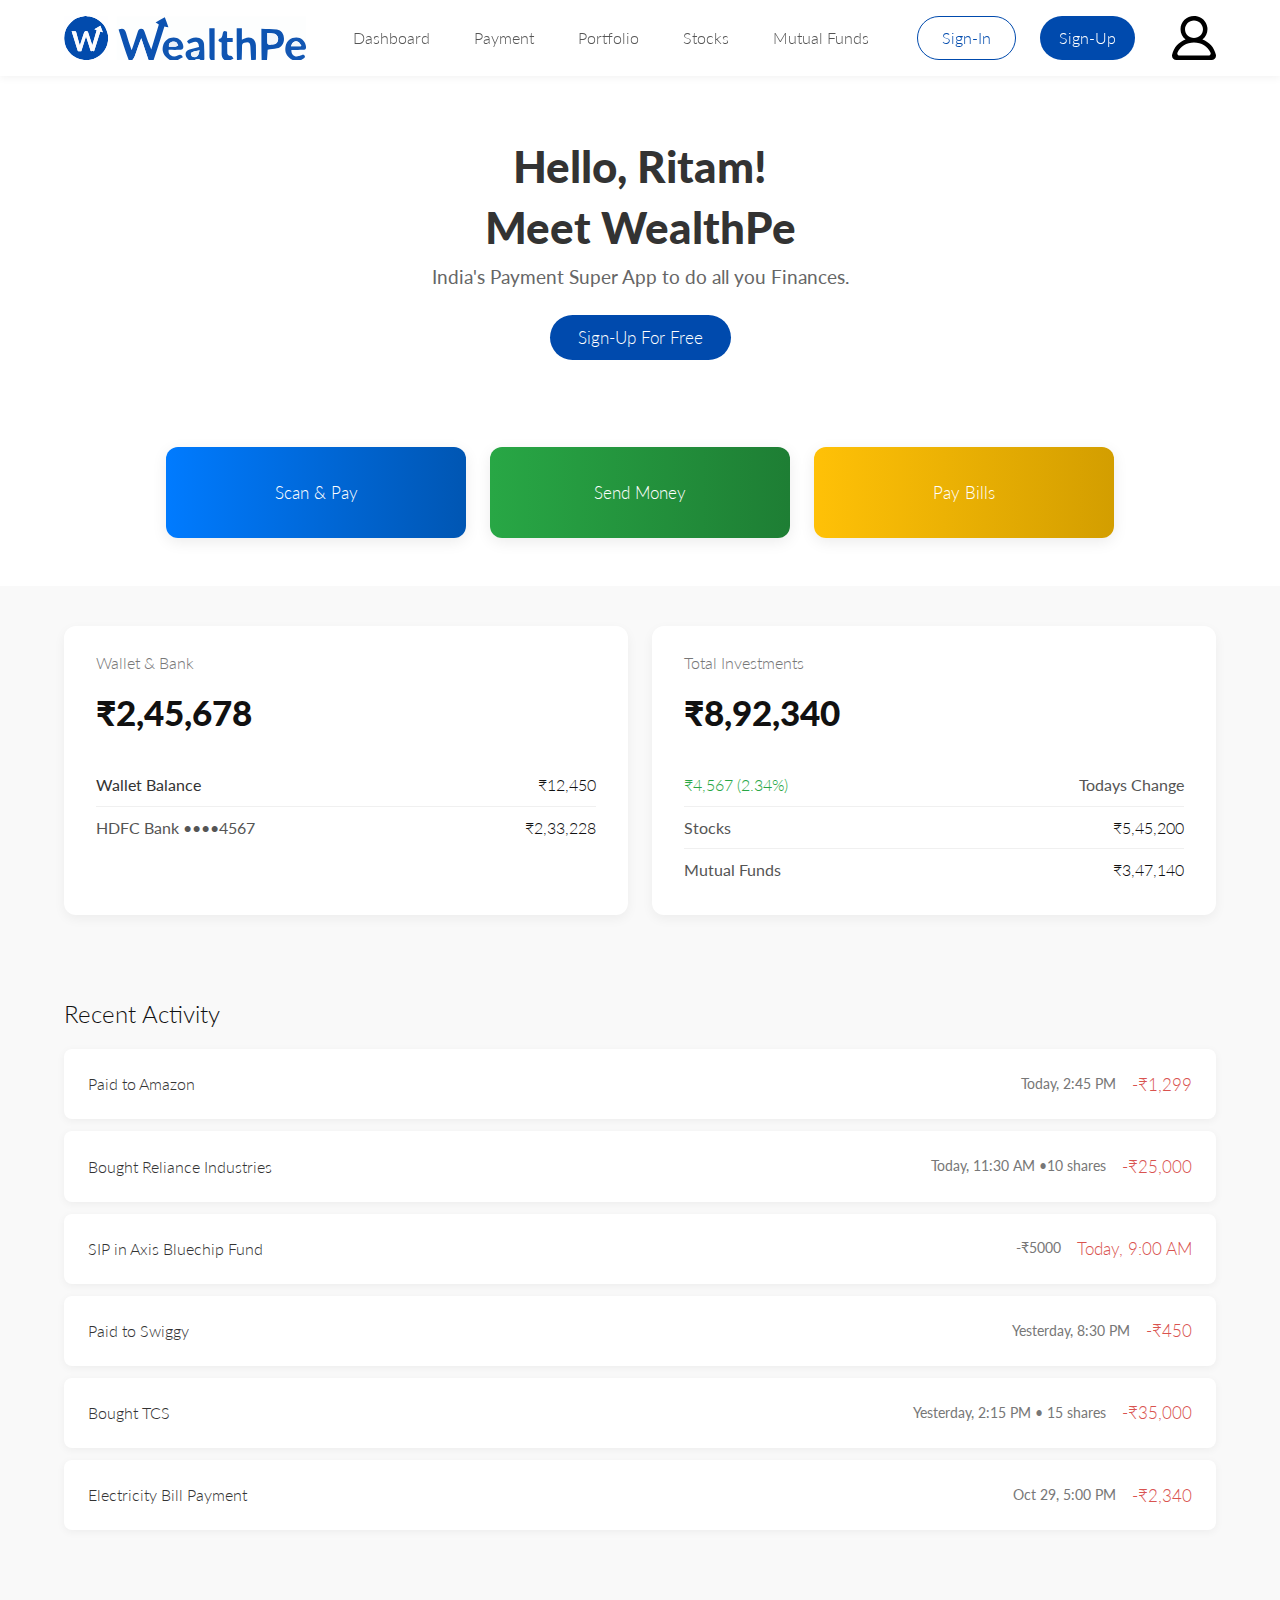
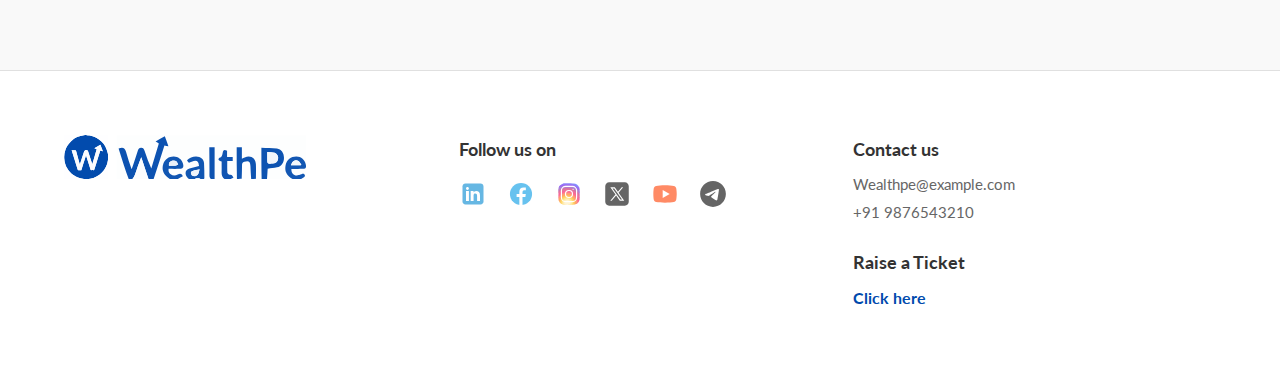
<file: index.html>
<!DOCTYPE html>
<html lang="en">
<head>
    <meta charset="UTF-8">
    <meta name="viewport" content="width=device-width, initial-scale=1.0">
    <title>Document</title>
    <link rel="preconnect" href="https://fonts.googleapis.com">
    <link rel="preconnect" href="https://fonts.gstatic.com" crossorigin>
    <link href="https://fonts.googleapis.com/css2?family=Bitcount+Single+Ink:wght@100..900&family=Lato:ital,wght@0,100;0,300;0,400;0,700;0,900;1,100;1,300;1,400;1,700;1,900&display=swap" rel="stylesheet">
    <link rel="stylesheet" href="./style/index.css">
</head>
<body>
    <header>
        <div class="navbar">
            <div class="logo">
                <a href="index.html" class="logos">
                <img style="height: 44px; width: auto;" src="media/images/WealthPe_logo_icon.svg" alt="">
                <img style="height: 44px; width: auto;" src="media/images/WealthPe_logo_name.svg" alt=""></a>
            </div>

            <div class="pages">
                <a class="nav-items" href="dashboard.html">Dashboard</a>
                <a class="nav-items" href="payment.html">Payment</a>
                <a class="nav-items" href="portfolio.html">Portfolio</a>
                <a class="nav-items" href="stocks.html">Stocks</a>
                <a class="nav-items" href="mutual funds.html">Mutual Funds</a>
            </div>

            <div class="pages">
                <a href="signin.html" class="sign-in">Sign-In</a>
                <a href="signup.html" class="sign-up">Sign-Up</a>
            </div>

            <div class="pages">
                <a href="profile.html" class="profile"><img  style="height: 44px; width: auto;" class="proicon" src="media/images/profile_icon.svg" alt="proicon"></a>
            </div>
        </div>
    </header>

    <!-- Hero Section  -->

    <section class="hero">
        <h1>Hello, Ritam!</h1>
        <h1>Meet WealthPe</h1>
        <p>India's Payment Super App to do all you Finances.</p>
        <a href="signup.html" class="sign-up">Sign-Up For Free</a>
    </section>
    
    <!-- Payment Buttons -->
    <Section class="payment_btn">
        <a href="#" class="scan_pay_btn">
            <div class="">Scan & Pay</div>
        </a>
        <a href="#" class="send_money_btn">
            <div class="">Send Money</div>
        </a>
        <a href="#" class="pay_bills_btn">
            <div class="">Pay Bills</div>
        </a>
    </Section>


    <!-- Stats section -->
    <section class="your_stats">
        <div class="wallet_bank">
            <h4>Wallet & Bank</h4>
            <h3>₹2,45,678</h3>
            <div class="wallet_balance">
                <p>Wallet Balance</p>
                <p>₹12,450</p>
            </div>
            <div class="bank">
                <p>HDFC Bank ••••4567</p>
                <p>₹2,33,228</p>
            </div>
        </div>
        <div class="total_investments">
            <h4>Total Investments</h4>
            <h3>₹8,92,340</h3>
            <div class="todays_change">
                <p>₹4,567 (2.34%)</p>
                <p>Todays Change</p>
            </div>
            <div class="stocks">
                <p>Stocks</p>
                <p>₹5,45,200</p>
            </div>
            <div class="mut_fun">
                <p>Mutual Funds</p>
                <p>₹3,47,140</p>
            </div>
        </div>
    </section>


<!-- Recent Activity section -->
    <section class="recent_activity">
        <p>Recent Activity</p>
        <div class="activity">
            <p>Paid to Amazon</p>
            <p>Today, 2:45 PM</p>
            <p>-₹1,299</p>
        </div>
        <div class="activity">
            <p>Bought Reliance Industries</p>
            <p>Today, 11:30 AM •10 shares</p>
            <p>-₹25,000</p>
        </div>
        <div class="activity">
            <p>SIP in Axis Bluechip Fund</p>
            <p>-₹5000</p>
            <p>Today, 9:00 AM</p>
        </div>
        <div class="activity">
            <p>Paid to Swiggy</p>
            <p>Yesterday, 8:30 PM</p>
            <p>-₹450</p>
        </div>
        <div class="activity">
            <p>Bought TCS</p>
            <p>Yesterday, 2:15 PM • 15 shares</p>
            <p>-₹35,000</p>
        </div>
        <div class="activity">
            <p>Electricity Bill Payment</p>
            <p>Oct 29, 5:00 PM</p>
            <p>-₹2,340</p>
        </div>

    </section>

    <div class="footer">
        <div class="logo">
                <a href="index.html" class="logos">
                <img style="height: 44px; width: auto;" src="media/images/WealthPe_logo_icon.svg" alt="">
                <img style="height: 44px; width: auto;" src="media/images/WealthPe_logo_name.svg" alt=""></a>
        </div>
        <div class="social">
            <h5>Follow us on</h5>
            <img src="media/images/icons8-linkedin.svg" alt="" class="social_icons">
            <img src="media/images/icons8-facebook.svg" alt="" class="social_icons">
            <img src="media/images/icons8-instagram.svg" alt="" class="social_icons">
            <img src="media/images/icons8-twitter.svg" alt="" class="social_icons">
            <img src="media/images/icons8-youtube.svg" alt="" class="social_icons">
            <img src="media/images/icons8-telegram.svg" alt="" class="social_icons">
        </div>
        <div class="contact">
            <h5>Contact us</h5>
            <p>Wealthpe@example.com</p>
            <p>+91 9876543210</p>
            <h5>Raise a Ticket</h5>
            <a href="#" class="tick">Click here</a>
        </div>
    </div>



</body>
</html>
</file>
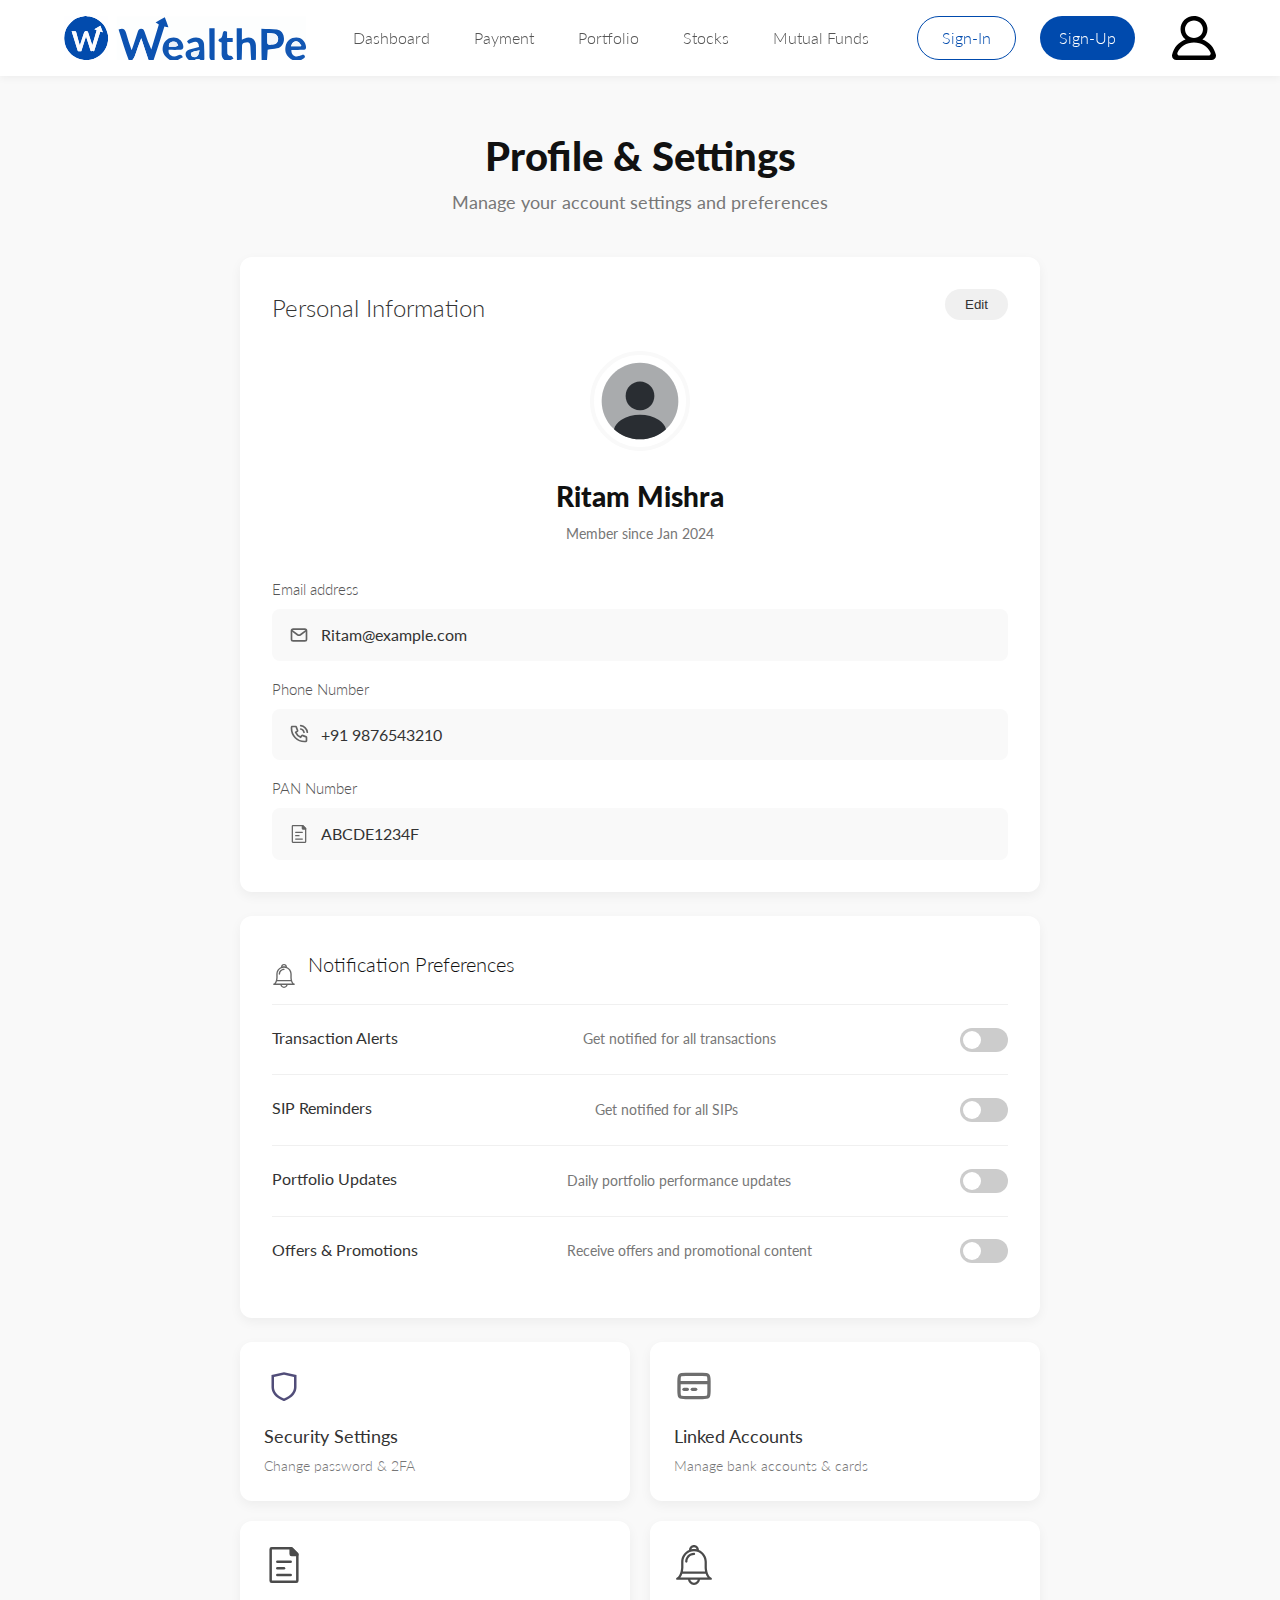
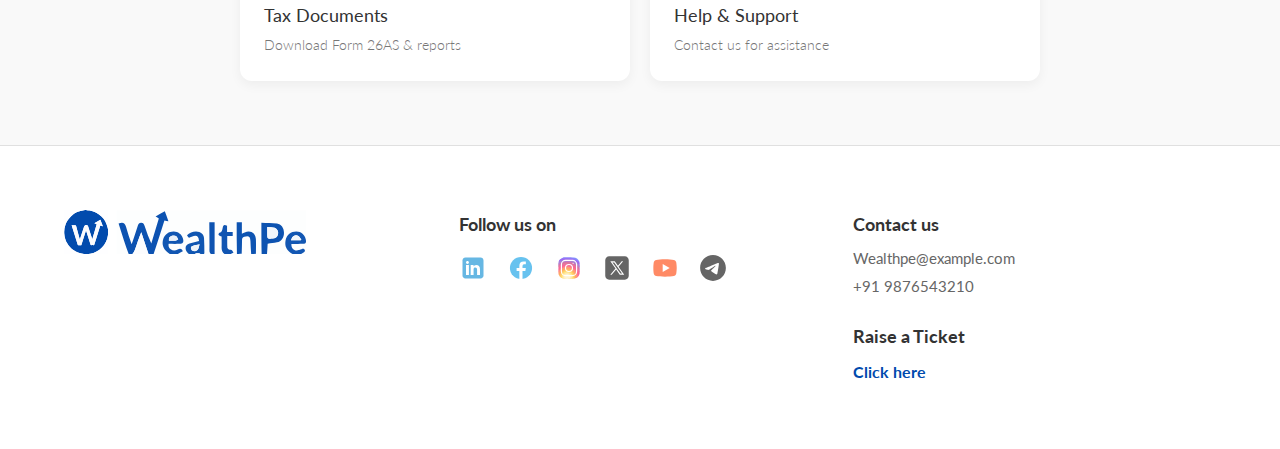
<file: profile.html>
<!DOCTYPE html>
<html lang="en">
<head>
    <meta charset="UTF-8">
    <meta name="viewport" content="width=device-width, initial-scale=1.0">
    <title>Document</title>
    <link rel="preconnect" href="https://fonts.googleapis.com">
    <link rel="preconnect" href="https://fonts.gstatic.com" crossorigin>
    <link href="https://fonts.googleapis.com/css2?family=Bitcount+Single+Ink:wght@100..900&family=Lato:ital,wght@0,100;0,300;0,400;0,700;0,900;1,100;1,300;1,400;1,700;1,900&display=swap" rel="stylesheet">
    <link rel="stylesheet" href="style/profile.css">
</head>
<body>
    <header>
        <div class="navbar">
            <div class="logo">
                <a href="index.html" class="logos">
                <img style="height: 44px; width: auto;" src="media/images/WealthPe_logo_icon.svg" alt="">
                <img style="height: 44px; width: auto;" src="media/images/WealthPe_logo_name.svg" alt=""></a>
            </div>

            <div class="pages">
                <a class="nav-items" href="dashboard.html">Dashboard</a>
                <a class="nav-items" href="payment.html">Payment</a>
                <a class="nav-items" href="portfolio.html">Portfolio</a>
                <a class="nav-items" href="stocks.html">Stocks</a>
                <a class="nav-items" href="mutual funds.html">Mutual Funds</a>
            </div>

            <div class="pages">
                <a href="#" class="sign-in">Sign-In</a>
                <a href="#" class="sign-up">Sign-Up</a>
            </div>

            <div class="pages">
                <a href="profile.html" class="profile"><img  style="height: 44px; width: auto;" class="proicon" src="media/images/profile_icon.svg" alt="proicon"></a>
            </div>
        </div>
    </header>



    <!-- Heading -->
        <h1 class="heading">Profile & Settings</h1>
        <p>Manage your account settings and preferences</p>



    <!-- Persona Information -->

    <div class="per_info">
        <h2>Personal Information</h2>
        <button>Edit</button>
        <img src="media/images/Profile_logo.svg" alt="">
        <h3>Ritam Mishra</h3>
        <p>Member since Jan 2024</p>
        <h4>Email address</h4>
        <div class="email_add">
            <img src="media/images/email_icon.svg" alt="">
            <p>Ritam@example.com</p>
        </div>
        <h4>Phone Number</h4>
        <div class="phone">
            <img src="media/images/phone.svg" alt="">
            <p>+91 9876543210</p>
        </div>
        <h4>PAN Number</h4>
        <div class="pan_no">
            <img src="media/images/page.svg" alt="">
            <p>ABCDE1234F</p>
        </div>
    </div>



    <!-- notification preferences -->
    <div class="notif_pref">
        <img src="media/images/notification-bell.svg" alt="">
        <p>Notification Preferences</p>
        <div class="rem1">
            <h4>Transaction Alerts</h4>
            <p>Get notified for all transactions</p>
            <label class="toggle-switch">
                <input type="checkbox" />
                <span class="slider"></span>
            </label>
        </div>
        <div class="rem2">
            <h4>SIP Reminders</h4>
            <p>Get notified for all SIPs</p>
            <label class="toggle-switch">
                <input type="checkbox" />
                <span class="slider"></span>
            </label>
        </div>
        <div class="rem3">
            <h4>Portfolio Updates</h4>
            <p>Daily portfolio performance updates</p>
            <label class="toggle-switch">
                <input type="checkbox" />
                <span class="slider"></span>
            </label>
        </div>
        <div class="rem4">
            <h4>Offers & Promotions</h4>
            <p>Receive offers and promotional content</p>
            <label class="toggle-switch">
                <input type="checkbox" >
                <span class="slider"></span>
            </label>
        </div>
        
    </div>


    <!-- other settings -->
    <div class="add_settings">
        <div class="security">
            <img  src="media/images/security-2-svgrepo-com.svg" alt="">
            <h4>Security Settings</h4>
            <p>Change password & 2FA</p>
        </div>
        
        <div class="saved_cards">
            <img src="media/images/credit-card-svgrepo-com.svg" alt="">
            <h4>Linked Accounts</h4>
            <p>Manage bank accounts & cards</p>
        </div>
    
        <div class="Tax_Docs">
            <img src="media/images/page.svg" alt="">
            <h4>Tax Documents</h4>
            <p>Download Form 26AS & reports</p>
        </div>
        
        <div class="help_support">
            <img src="media/images/notification-bell.svg" alt="">
            <h4>Help & Support</h4>
            <p>Contact us for assistance</p>
        </div>
    </div>

    <div class="footer">
        <div class="logo">
                <a href="index.html" class="logos">
                <img style="height: 44px; width: auto;" src="media/images/WealthPe_logo_icon.svg" alt="">
                <img style="height: 44px; width: auto;" src="media/images/WealthPe_logo_name.svg" alt=""></a>
        </div>
        <div class="social">
            <h5>Follow us on</h5>
            <img src="media/images/icons8-linkedin.svg" alt="" class="social_icons">
            <img src="media/images/icons8-facebook.svg" alt="" class="social_icons">
            <img src="media/images/icons8-instagram.svg" alt="" class="social_icons">
            <img src="media/images/icons8-twitter.svg" alt="" class="social_icons">
            <img src="media/images/icons8-youtube.svg" alt="" class="social_icons">
            <img src="media/images/icons8-telegram.svg" alt="" class="social_icons">
        </div>
        <div class="contact">
            <h5>Contact us</h5>
            <p>Wealthpe@example.com</p>
            <p>+91 9876543210</p>
            <h5>Raise a Ticket</h5>
            <a href="#" class="tick">Click here</a>
        </div>
    </div>
    

    
</body>
</html>
</file>
<file: style/index.css>
* {
    box-sizing: border-box;
    margin: 0;
    padding: 0;
}

body {
    font-family: 'Lato', sans-serif;
    background-color: #f9f9f9;
    color: #333;
    line-height: 1.6;
}

a {
    text-decoration: none;
    color: inherit;
}

section {
    padding: 40px 5%;
}

/* --- Header & Navigation --- */
header {
    background-color: #ffffff;
    box-shadow: 0 2px 8px rgba(0, 0, 0, 0.05);
    position: sticky;
    top: 0;
    z-index: 1000;
    width: 100%;
}

.navbar {
    display: flex;
    justify-content: space-between;
    align-items: center;
    flex-wrap: wrap; 
    padding: 16px 5%;
    max-width: 1400px;
    margin: 0 auto;
}

.logo .logos {
    display: flex;
    align-items: center;
    gap: 8px;
    font-weight: 350;
    font-size: 24px;
}

.pages {
    display: flex;
    align-items: center;
    gap: 24px;
}

.pages:nth-of-type(1) {
    gap: 24px;
}

.nav-items {
    font-weight: 350;
    color: #555;
    padding: 7px 10px;
    text-align: center;
}

.nav-items:hover {
    color: #004aad;
    background-color: #faf8f8;
    border-radius: 50px;
    border: 1px solid #004aad;
}

.sign-in {
    font-weight: 350;
    color: #004aad;
    padding: 8px 24px;
    border-radius: 50px;
    border: 1px solid #004aad;
}

.sign-up {
    font-weight: 350;
    background-color: #004aad;
    color: #ffffff;
    padding: 9px 19px;
    border-radius: 50px;

}

.sign-up:hover {
    background-color: #0056b3;
}
.sign-in:hover {
    background-color: #004aad;
    color: #ffffff;

}

.profile .proicon {
    display: block;
}


/* --- Footer --- */
.footer {
    background-color: #ffffff;
    border-top: 1px solid #e0e0e0;
    padding: 64px 5%;
    display: flex;
    justify-content: space-between;
    flex-wrap: wrap;
    gap: 32px;
    margin-top: 64px;
}

.footer > div {
    flex: 1;
    min-width: 250px;
}

.footer .logo a {
    display: flex;
    align-items: center;
    gap: 8px;
}

.footer .social h5 {
    font-size: 18px;
    font-weight: 700;
    margin-bottom: 16px;
    color: #333;
}

.footer .social_icons {
    width: 28px;
    height: 28px;
    margin-right: 16px;
    margin-bottom: 8px;
    cursor: pointer;
    opacity: 0.6;
    transition: opacity 0.3s, transform 0.3s;
}

.footer .social_icons:hover {
    opacity: 1;
    transform: translateY(-3px);
}

.footer .contact h5 {
    font-size: 18px;
    font-weight: 700;
    margin-bottom: 8px;
    color: #333;
    margin-top: 0;
}

.footer .contact h5:nth-of-type(2) {
    margin-top: 24px;
}

.footer .contact p {
    color: #666;
    margin-bottom: 4px;
    font-size: 15px;
}

.footer .contact .tick {
    color: #004aad;
    font-weight: 700;
    text-decoration: none;
    border-bottom: 1px solid transparent;
    transition: border-color 0.3s;
}

.footer .contact .tick:hover {
    border-color: #004aad;
}



/* --- Hero Section --- */
.hero {
    background-color: #ffffff;
    text-align: center;
    padding: 64px 24px;
}

.hero h1 {
    font-size: 44px;
    font-weight: 900;
    margin-bottom: 8px;
    line-height: 1.2;
}

.hero p {
    font-size: 19px;
    color: #666;
    margin-bottom: 32px;
    max-width: 500px;
    margin-left: auto;
    margin-right: auto;
}


.hero .sign-up {
    font-size: 17px;
    padding: 12px 28px;
}

/* --- Payment Buttons Section --- */
.payment_btn {
    display: flex;
    justify-content: center;
    gap: 24px;
    flex-wrap: wrap; 
    background-color: #ffffff;
    padding-top: 32px;
    padding-bottom: 48px;
}

.payment_btn a {
    flex-basis: 200px;
    flex-grow: 1; 
    max-width: 300px; 
    
    color: #ffffff;
    font-weight: 350;
    font-size: 17px;
    text-align: center;
    padding: 32px 24px;
    border-radius: 12px;
    box-shadow: 0 4px 15px rgba(0, 0, 0, 0.08);

}

.payment_btn a:hover {

    box-shadow: 0 8px 20px rgba(0, 0, 0, 0.2);
}

.scan_pay_btn {
    background: linear-gradient(to right, #007bff, #0056b3);
}

.send_money_btn {
    background: linear-gradient(to right, #28a745, #1e7e34);
}

.pay_bills_btn {
    background: linear-gradient(to right, #ffc107, #d39e00);
    color: #333;
}

/* --- Stats Section --- */
.your_stats {
    display: grid;
    grid-template-columns: 1fr 1fr;
    gap: 24px;
}

.wallet_bank,
.total_investments {
    background-color: #ffffff;
    padding: 24px 32px;
    border-radius: 12px;
    box-shadow: 0 4px 12px rgba(0, 0, 0, 0.05);
}

.your_stats h4 {
    font-size: 16px;
    font-weight: 350;
    color: #777;
    margin-bottom: 8px;
}

.your_stats h3 {
    font-size: 35px;
    font-weight: 900;
    color: #111;
    margin-bottom: 24px;
}

.wallet_balance,
.bank,
.todays_change,
.stocks,
.mut_fun {
    display: flex;
    justify-content: space-between;
    align-items: center;
    font-size: 16px;
    padding: 8px 0;
    border-top: 1px solid #f0f0f0;
}


.wallet_balance,
.todays_change {
        border-top: none;
}

.your_stats p {
    margin: 0;
}

.your_stats .bank p:first-child,
.your_stats .stocks p:first-child,
.your_stats .mut_fun p:first-child {
    color: #555;
}

.your_stats .todays_change p:first-child {
    color: #28a745; 
    font-weight: 350;
}

.your_stats p:last-child {
    color: #111;
    font-weight: 350;
}

.your_stats .todays_change p:last-child {
        color: #555;
        font-weight: normal;
}


.recent_activity {
    padding-bottom: 64px;
}


.recent_activity > p:first-of-type {
    font-size: 24px;
    font-weight: 350;
    margin-bottom: 16px;
    color: #111;
}

.activity {
    display: flex;
    justify-content: space-between;
    align-items: center;
    flex-wrap: wrap; 
    background-color: #ffffff;
    padding: 20px 24px;
    border-radius: 8px;
    margin-bottom: 12px;
    box-shadow: 0 2px 8px rgba(0, 0, 0, 0.05);

}

.activity:hover {
    box-shadow: 0 4px 12px rgba(0, 0, 0, 0.08);
}

.activity p {
    margin: 0;
    padding: 1.5px 0;
}


.activity p:first-child {
    font-weight: 350;
    color: #333;
    margin-right: auto;
}


.activity p:nth-child(2) {
    font-size: 14px;
    color: #777;
    padding: 0 16px; 
}


.activity p:last-child {
    font-weight: 350;
    font-size: 17px;
    color: #d9534f; 
}



.recent_activity > p:nth-of-type(2) {
    font-weight: 350;
    color: #333;
    padding: 20px 24px 4px; 
    background: #fff;
    margin-bottom: 0;
    border-top-left-radius: 8px;
    border-top-right-radius: 8px;
    box-shadow: 0 -2px 8px rgba(0,0,0,0.05);
}


.recent_activity > p:nth-of-type(2) + .activity {
    margin-top: 0;
    border-top-left-radius: 0;
    border-top-right-radius: 0;
    box-shadow: 0 4px 8px rgba(0,0,0,0.05);
}


.recent_activity > p:nth-of-type(2) + .activity p:first-child {
    font-weight: 350;
    font-size: 17px;
    color: #d9534f;
    padding: 0;
    margin-right: auto;
}

.recent_activity > p:nth-of-type(2) + .activity p:last-child {
    font-weight: normal;
    font-size: 14px;
    color: #777;
    padding: 0 0 0 16px;
}




/* --- Desktops (Max Width: 1440px) --- */
@media (max-width: 1440px) {
    .navbar {
        max-width: 100%; 
    }
}

/* --- Tablets (Max Width: 1024px) --- */
@media (max-width: 1024px) {
    section {
        padding: 30px 3%;
    }


    .navbar {
        padding: 10px 2%;
    }
    
    .pages {
        gap: 12px; 
    }

    .logo .logos {
        font-size: 20px; 
    }


    .hero h1 {
        font-size: 36px;
    }


    .wallet_bank, .total_investments {
        padding: 20px;
    }
}

/* --- Phones (Max Width: 600px) --- */
@media (max-width: 600px) {
    

    .navbar {
        flex-direction: column; 
        gap: 15px;
    }

    .pages {
        flex-wrap: wrap; 
        justify-content: center;
        width: 100%;
    }



    .hero h1 {
        font-size: 28px; 
    }

    .hero p {
        font-size: 16px;
    }


    .payment_btn {
        flex-direction: column; 
        align-items: center;
    }

    .payment_btn a {
        width: 100%; 
        max-width: 100%;
        flex-basis: auto;
    }


    .your_stats {
        grid-template-columns: 1fr; 
    }

    .your_stats h3 {
        font-size: 28px;
    }


    .activity {
        flex-direction: column; 
        align-items: flex-start; 
        gap: 8px;
    }

    .activity p:first-child {
        font-weight: 700; 
    }

    .activity p:nth-child(2) {
        padding: 0; 
        font-size: 13px;
    }

    .activity p:last-child {
        align-self: flex-end; 
        font-weight: 700;
    }


    .footer {
        flex-direction: column; 
        text-align: center; 
        gap: 40px;
        padding: 40px 5%;
    }

    .footer .logo a {
        justify-content: center; 
    }

    .footer > div {
        min-width: 100%;
    }
}
</file>
<file: style/profile.css>
* {
    box-sizing: border-box;
    margin: 0;
    padding: 0;
}

body {
    font-family: 'Lato', sans-serif;
    background-color: #f9f9f9;
    color: #333;
    line-height: 1.6;
}

a {
    text-decoration: none;
    color: inherit;
}

section {
    padding: 40px 5%;
}

/* --- Header & Navigation --- */
header {
    background-color: #ffffff;
    box-shadow: 0 2px 8px rgba(0, 0, 0, 0.05);
    position: sticky;
    top: 0;
    z-index: 1000;
    width: 100%;
}

.navbar {
    display: flex;
    justify-content: space-between;
    align-items: center;
    flex-wrap: wrap; 
    padding: 16px 5%;
    max-width: 1400px;
    margin: 0 auto;
}

.logo .logos {
    display: flex;
    align-items: center;
    gap: 8px;
    font-weight: 350;
    font-size: 24px;
}

.pages {
    display: flex;
    align-items: center;
    gap: 24px;
}

.pages:nth-of-type(1) {
    gap: 24px;
}

.nav-items {
    font-weight: 350;
    color: #555;
    padding: 7px 10px;
    text-align: center;
}

.nav-items:hover {
    color: #004aad;
    background-color: #faf8f8;
    border-radius: 50px;
    border: 1px solid #004aad;
}

.sign-in {
    font-weight: 350;
    color: #004aad;
    padding: 8px 24px;
    border-radius: 50px;
    border: 1px solid #004aad;
}

.sign-up {
    font-weight: 350;
    background-color: #004aad;
    color: #ffffff;
    padding: 9px 19px;
    border-radius: 50px;

}

.sign-up:hover {
    background-color: #0056b3;
}
.sign-in:hover {
    background-color: #004aad;
    color: #ffffff;

}

.profile .proicon {
    display: block;
}


/* --- Footer --- */
.footer {
    background-color: #ffffff;
    border-top: 1px solid #e0e0e0;
    padding: 64px 5%;
    display: flex;
    justify-content: space-between;
    flex-wrap: wrap;
    gap: 32px;
    margin-top: 64px;
}

.footer > div {
    flex: 1;
    min-width: 250px;
}

.footer .logo a {
    display: flex;
    align-items: center;
    gap: 8px;
}

.footer .social h5 {
    font-size: 18px;
    font-weight: 700;
    margin-bottom: 16px;
    color: #333;
}

.footer .social_icons {
    width: 28px;
    height: 28px;
    margin-right: 16px;
    margin-bottom: 8px;
    cursor: pointer;
    opacity: 0.6;
    transition: opacity 0.3s, transform 0.3s;
}

.footer .social_icons:hover {
    opacity: 1;
    transform: translateY(-3px);
}

.footer .contact h5 {
    font-size: 18px;
    font-weight: 700;
    margin-bottom: 8px;
    color: #333;
    margin-top: 0;
}

.footer .contact h5:nth-of-type(2) {
    margin-top: 24px;
}

.footer .contact p {
    color: #666;
    margin-bottom: 4px;
    font-size: 15px;
}

.footer .contact .tick {
    color: #004aad;
    font-weight: 700;
    text-decoration: none;
    border-bottom: 1px solid transparent;
    transition: border-color 0.3s;
}

.footer .contact .tick:hover {
    border-color: #004aad;
}



/* Page Title */
.heading {
    text-align: center;
    font-size: 40px;
    font-weight: 900;
    margin-top: 48px;
    color: #111;
}

body > p:first-of-type {
    text-align: center;
    font-size: 18px;
    color: #777;
    margin-bottom: 40px;
}

/* Common Card Style */
.per_info,
.notif_pref,
.add_settings {
    background-color: #ffffff;
    padding: 32px;
    border-radius: 12px;
    box-shadow: 0 4px 12px rgba(0, 0, 0, 0.05);
    max-width: 800px; 
    margin: 0 auto 24px auto; 
    position: relative;
}

/* --- Personal Information Card --- */
.per_info {
    text-align: center;
}

.per_info h2 {
    font-size: 24px;
    font-weight: 300;
    margin-bottom: 24px;
    text-align: left;
}

/* Edit Button */
.per_info button {
    position: absolute;
    top: 32px;
    right: 32px;
    background-color: #f0f0f0;
    color: #333;
    border: none;
    padding: 8px 20px;
    border-radius: 50px;
    font-weight: 350;
    cursor: pointer;
    transition: background 0.3s ease;
}

.per_info button:hover {
    background-color: #e0e0e0;
}

/* Profile Image */
.per_info > img {
    width: 100px;
    height: 100px;
    border-radius: 50%;
    object-fit: cover;
    margin-bottom: 16px;
    border: 4px solid #f9f9f9;
}

.per_info h3 {
    font-size: 28px;
    font-weight: 900;
    color: #111;
    margin-bottom: 4px;
}

.per_info > p {
    color: #777;
    font-size: 14px;
    margin-bottom: 32px;
}

/* Info Fields */
.per_info h4 {
    font-weight: 350;
    color: #555;
    font-size: 15px;
    text-align: left;
    margin-top: 16px;
    margin-bottom: 8px;
}

.email_add,
.phone,
.pan_no {
    display: flex;
    align-items: center;
    gap: 12px;
    background-color: #f9f9f9;
    padding: 12px 16px;
    border-radius: 8px;
    border: 1px solid transparent;
    transition: border-color 0.3s ease;
}

.email_add:hover,
.phone:hover,
.pan_no:hover {
    border-color: #004aad; /* Subtle highlight */
}

.email_add img,
.phone img,
.pan_no img {
    width: 20px;
    height: 20px;
    opacity: 0.6;
}

.email_add p,
.phone p,
.pan_no p {
    font-size: 16px;
    font-weight: 400;
    color: #333;
}

/* --- Notification Preferences --- */
.notif_pref > img {
    width: 24px;
    height: 24px;
    opacity: 0.6;
    margin-right: 8px;
    vertical-align: middle;
}

.notif_pref > p {
    display: inline-block;
    font-size: 20px;
    font-weight: 350;
    color: #111;
    margin-bottom: 24px;
    vertical-align: middle;
}

.rem1, .rem2, .rem3, .rem4 {
    display: flex;
    justify-content: space-between;
    align-items: center;
    padding: 20px 0;
    border-top: 1px solid #f0f0f0;
}

.rem1 h4, .rem2 h4, .rem3 h4, .rem4 h4 {
    font-size: 16px;
    font-weight: 400;
    margin-bottom: 4px;
}

.rem1 p, .rem2 p, .rem3 p, .rem4 p {
    font-size: 14px;
    color: #777;
}

/* Toggle Switch CSS */

.toggle-switch {
    position: relative;
    display: inline-block;
    width: 48px;
    height: 24px;
}

.toggle-switch input {
    opacity: 0;
    width: 0;
    height: 0;
}

.slider {
    position: absolute;
    cursor: pointer;
    top: 0;
    left: 0;
    right: 0;
    bottom: 0;
    background-color: #ccc;
    transition: .4s;
    border-radius: 34px;
}

.slider:before {
    position: absolute;
    content: "";
    height: 18px;
    width: 18px;
    left: 3px;
    bottom: 3px;
    background-color: white;
    transition: .4s;
    border-radius: 50%;
}

input:checked + .slider {
    background-color: #004aad;
}

input:checked + .slider:before {
    transform: translateX(24px);
}


.add_settings {
    background-color: transparent; 
    box-shadow: none; 
    padding: 0; 
    display: grid;
    grid-template-columns: 1fr 1fr;
    gap: 20px;
}

.security,
.saved_cards,
.Tax_Docs,
.help_support {
    background-color: #ffffff;
    padding: 24px;
    border-radius: 12px;
    box-shadow: 0 4px 12px rgba(0, 0, 0, 0.05);
    transition: all 0.3s ease;
    cursor: pointer;
    display: flex;
    flex-direction: column;
    justify-content: center;
}

/* Hover Effects for Settings Grid */
.security:hover,
.saved_cards:hover,
.Tax_Docs:hover,
.help_support:hover {
    background-color: #004aad;
    transform: translateY(-5px);
}

.security img,
.saved_cards img,
.Tax_Docs img,
.help_support img {
    width: 40px;
    height: 40px;
    margin-bottom: 16px;
    opacity: 0.7;
    transition: filter 0.3s;
}

.security h4,
.saved_cards h4,
.Tax_Docs h4,
.help_support h4 {
    font-size: 18px;
    font-weight: 400;
    color: #333;
    margin-bottom: 4px;
}

.security p,
.saved_cards p,
.Tax_Docs p,
.help_support p {
    font-size: 14px;
    color: #777;
    font-weight: 350;
}


.security:hover h4, .security:hover p,
.saved_cards:hover h4, .saved_cards:hover p,
.Tax_Docs:hover h4, .Tax_Docs:hover p,
.help_support:hover h4, .help_support:hover p {
    color: #ffffff;
}

.security:hover img,
.saved_cards:hover img,
.Tax_Docs:hover img,
.help_support:hover img {
    filter: brightness(0) invert(1); 
    opacity: 1;
}


@media (max-width: 768px) {
    .add_settings {
        grid-template-columns: 1fr; /* Stack grid items on mobile */
    }
}
</file>
